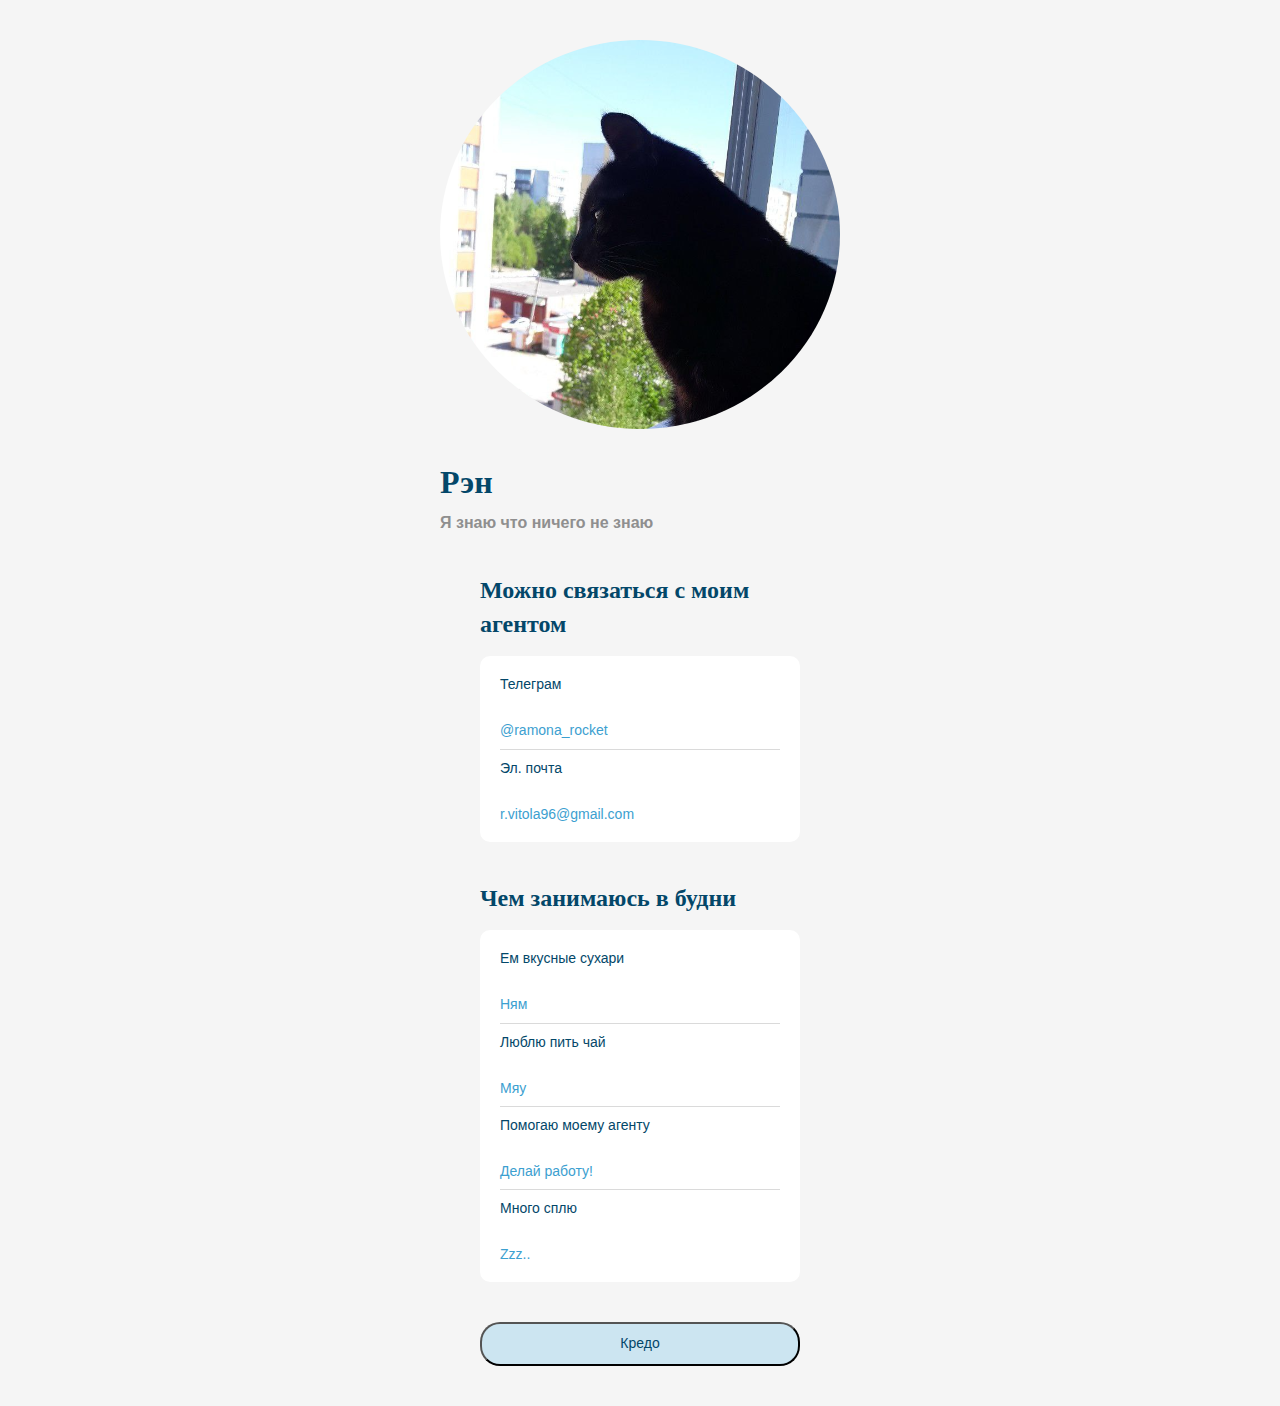
<file: index.html>
<!DOCTYPE html>
<html lang="en">
  <head>
    <meta charset="UTF-8" />
    <meta http-equiv="X-UA-Compatible" content="IE=edge" />
    <meta name="viewport" content="width=device-width, initial-scale=1.0" />
    <link href="./normalize.css" rel="stylesheet" />
    <link href="./style.css" rel="stylesheet" />
    <title>Document</title>
  </head>
  <body>
    <header class="header">
      <img src="./avatar.png" alt="avatar" class="header__avatar" />
      <h1 class="header__title">Рэн</h1>
      <h3 class="header__subtitle">Я знаю что ничего не знаю</h3>
    </header>
    <main>
      <section class="links">
        <h2 class="links__header">Можно связаться с моим агентом</h2>
        <ul class="links__container">
          <li class="links__link">
            <p class="links__title">Телеграм</p>
            <a class="linsk__link" href="https://t.me/ramona_rocket">@ramona_rocket</a>
          </li>
          <li class="links__link">
            <p class="links__title">Эл. почта</p>
            <a class="linsk__link" href="mailto:r.vitola96@gmail.com"
              >r.vitola96@gmail.com</a>
          </li>
        </ul>
      </section>
      <section class="links">
        <h2 class="links__header">Чем занимаюсь в будни</h2>
        <ul class="links__container">
          <li class="links__link">
            <p class="links__title">Ем вкусные сухари</p>
            <a class="linsk__link" href="https://www.royalcanin.com/ru/shop/cats/retail-products?feedingperiod=43.5&filter=7adabdf8-386f-4d68-9392-627699ffc6ec&prefn1=Lifestages&prefv1=%D0%92%D0%B7%D1%80%D0%BE%D1%81%D0%BB%D0%B0%D1%8F-(1-%D0%B3%D0%BE%D0%B4%20)|%D0%92%D0%B7%D1%80%D0%BE%D1%81%D0%BB%D0%B0%D1%8F-(1-%D0%B3%D0%BE%D0%B4+)">Ням</a>
          </li>
          <li class="links__link">
            <p class="links__title">Люблю пить чай</p>
            <a class="linsk__link" href="https://photos.app.goo.gl/Nqo6b5bBcYjdGZKd6">Мяу</a>
          </li>
          <li class="links__link">
            <p class="links__title">Помогаю моему агенту</p>
            <a class="linsk__link" href="https://photos.app.goo.gl/DQNF8S8YfzPvquQ36">Делай работу!</a>
          </li>
          <li class="links__link">
            <p class="links__title">Много сплю</p>
            <a class="linsk__link" href="https://photos.app.goo.gl/vAAJmvP2yqSWjx1y6">Zzz..</a>
          </li>
        </ul>
      </section>
    </main>
    <footer>
      <button type = "button" class="button-link" href="">Кредо</button>
    </footer>
    <script type="text/javascript" src="js.js"></script>
  </body>
</html>
</file>
<file: style.css>
body {
  font-family: "Helvetica";
  background-color: #f5f5f5;
  color: #034769;
  display: flex;
  flex-direction: column;
  justify-content: center;
  align-items: center;
}

.header {
  margin: 40px 0;
}

.header__avatar {
  border-radius: 50%;
}

.header__title {
  margin: 30px 0 10px 0;
  font-size: 32px;
  line-height: 1.2;
  font-family: "Helvetica Neue";
}

.header__subtitle {
  color: #8f8f8f;
  font-size: 16px;
  line-height: 1.4;
  margin: 0;
}

.links {
  width: 320px;
  margin-bottom: 40px;
}

.links__header {
  font-family: "Helvetica Neue";
  font-size: 24px;
  line-height: 1.4;
  margin: 0 0 15px 0;
}

.links__container {
  list-style-type: none;
  background: #ffffff;
  border-radius: 10px;
  display: flex;
  flex-direction: column;
  align-items: flex-start;
  padding: 20px 20px 10px;
  gap: 10px;
  flex: none;
  order: 1;
  flex-grow: 0;
  box-sizing: border-box;
  margin: 0;
}

.links__link,
.links__title {
  font-size: 14px;
  font-size: 1.4;
}

.links__link {
  display: flex;
  flex-direction: column;
  align-items: flex-start;
  padding: 0px 0px 10px;
  gap: 30px;
  border-bottom: 1px solid #dadada;
  width: 280px;
}

.links__link:last-child {
  border-bottom: none;
}

.linsk__link,
.links__link:visited {
  text-decoration: none;
  color: #3CA0D0;
}

.links__title {
  margin: 0;
  min-width: 100px;
}

footer {
  margin: 0 0 40px 0;
}
.button-link {
  box-sizing: border-box;
  display: flex;
  flex-direction: row;
  justify-content: center;
  align-items: center;
  padding: 10px;
  width: 320px;
  background: #7ec7eb57;
  border-radius: 20px;

  font-size: 14px;
  line-height: 1.4;

  color: #034769;
  text-decoration: none;
}
</file>
